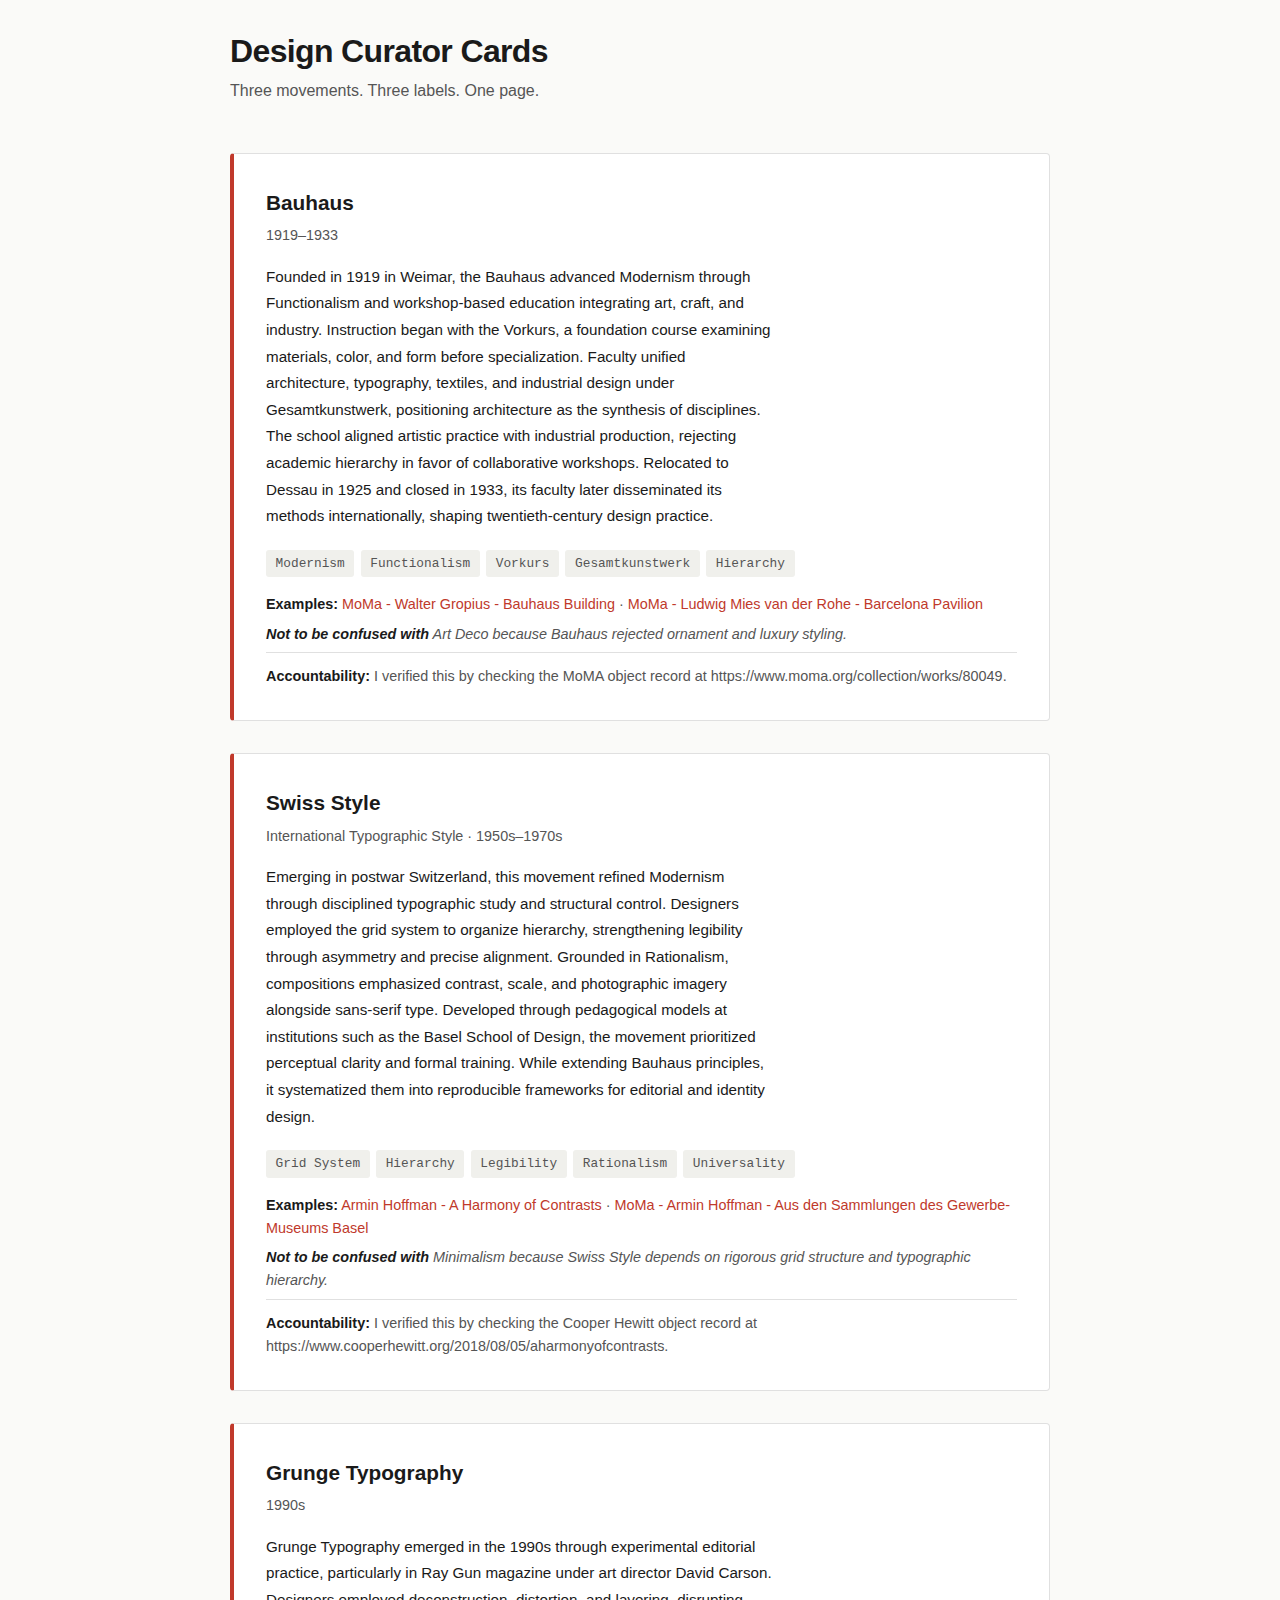
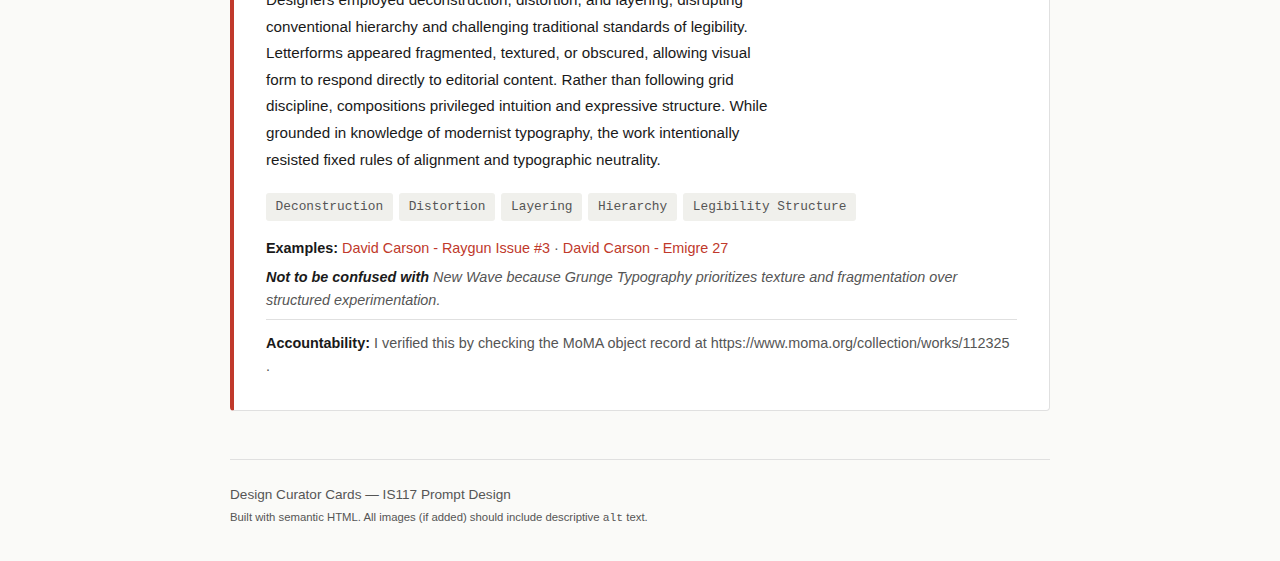
<file: docs/index.html>
<!DOCTYPE html>
<html lang="en">
<head>
  <meta charset="UTF-8">
  <meta name="viewport" content="width=device-width, initial-scale=1.0">
  <title>Design Curator Cards</title>
  <link rel="stylesheet" href="style.css">
</head>
<body>
  <div class="container">

    <!-- Header -->
    <header class="site-header">
      <h1>Design Curator Cards</h1>
      <p class="subtitle">Three movements. Three labels. One page.</p>
    </header>

    <!-- Card 1: Bauhaus -->
    <article class="curator-card">
      <h2>Bauhaus</h2>
      <p class="date-range">1919–1933</p>
      <div class="card-body">
        <p>Founded in 1919 in Weimar, the Bauhaus advanced Modernism through Functionalism and workshop-based education integrating art, craft, and industry. Instruction began with the Vorkurs, a foundation course examining materials, color, and form before specialization. Faculty unified architecture, typography, textiles, and industrial design under Gesamtkunstwerk, positioning architecture as the synthesis of disciplines. The school aligned artistic practice with industrial production, rejecting academic hierarchy in favor of collaborative workshops. Relocated to Dessau in 1925 and closed in 1933, its faculty later disseminated its methods internationally, shaping twentieth-century design practice.</p>
      </div>
      <div class="tags">
        <span class="tag">Modernism</span>
        <span class="tag">Functionalism</span>
        <span class="tag">Vorkurs</span>
        <span class="tag">Gesamtkunstwerk</span>
        <span class="tag">Hierarchy</span>
      </div>
      <p class="card-meta links">
        <strong>Examples:</strong>
        <a href="#https://www.moma.org/collection/works/80049">MoMa - Walter Gropius - Bauhaus Building</a> ·
        <a href="https://www.moma.org/collection/works/70099">MoMa - Ludwig Mies van der Rohe - Barcelona Pavilion</a>
      </p>
      <p class="card-meta confusion">
        <strong>Not to be confused with</strong> </strong>Art Deco because Bauhaus rejected ornament and luxury styling.
      </p>
      <p class="card-meta accountability">
        <strong>Accountability:</strong> I verified this by checking the MoMA object record at https://www.moma.org/collection/works/80049.
      </p>
    </article>

    <!-- Card 2: Swiss Style -->
    <article class="curator-card">
      <h2>Swiss Style</h2>
      <p class="date-range">International Typographic Style · 1950s–1970s</p>
      <div class="card-body">
        <p>Emerging in postwar Switzerland, this movement refined Modernism through disciplined typographic study and structural control. Designers employed the grid system to organize hierarchy, strengthening legibility through asymmetry and precise alignment. Grounded in Rationalism, compositions emphasized contrast, scale, and photographic imagery alongside sans-serif type. Developed through pedagogical models at institutions such as the Basel School of Design, the movement prioritized perceptual clarity and formal training. While extending Bauhaus principles, it systematized them into reproducible frameworks for editorial and identity design.</p>
      </div>
      <div class="tags">
        <span class="tag">Grid System</span>
        <span class="tag">Hierarchy</span>
        <span class="tag">Legibility</span>
        <span class="tag">Rationalism</span>
        <span class="tag">Universality</span>
      </div>
      <p class="card-meta links">
        <strong>Examples:</strong>
        <a href="https://www.cooperhewitt.org/2018/08/05/aharmonyofcontrasts/">Armin Hoffman - A Harmony of Contrasts</a> ·
        <a href="https://www.moma.org/collection/works/8777">MoMa - Armin Hoffman - Aus den Sammlungen des Gewerbe-Museums Basel </a>
      </p>
      <p class="card-meta confusion">
        <strong>Not to be confused with</strong> Minimalism because Swiss Style depends on rigorous grid structure and typographic hierarchy.
      </p>
      <p class="card-meta accountability">
        <strong>Accountability:</strong> I verified this by checking the Cooper Hewitt object record at https://www.cooperhewitt.org/2018/08/05/aharmonyofcontrasts.
      </p>
    </article>

    <!-- Card 3: Reaction (choose New Wave OR Grunge) -->
    <article class="curator-card">
      <h2>Grunge Typography</h2>
      <p class="date-range">1990s</p>
      <div class="card-body">
        <p>Grunge Typography emerged in the 1990s through experimental editorial practice, particularly in Ray Gun magazine under art director David Carson. Designers employed deconstruction, distortion, and layering, disrupting conventional hierarchy and challenging traditional standards of legibility. Letterforms appeared fragmented, textured, or obscured, allowing visual form to respond directly to editorial content. Rather than following grid discipline, compositions privileged intuition and expressive structure. While grounded in knowledge of modernist typography, the work intentionally resisted fixed rules of alignment and typographic neutrality.</p>
      </div>
      <div class="tags">
        <span class="tag">Deconstruction</span>
        <span class="tag">Distortion</span>
        <span class="tag">Layering</span>
        <span class="tag">Hierarchy</span>
        <span class="tag">Legibility Structure</span>
      </div>
      <p class="card-meta links">
        <strong>Examples:</strong>
        <a href="https://peoplesgdarchive.org/item/17298/ray-gun-andnbsp-issue-3?utm_source=chatgpt.com">David Carson - Raygun Issue #3</a> ·
        <a href="#">David Carson - Emigre 27</a>
      </p>
      <p class="card-meta confusion">
        <strong>Not to be confused with</strong> New Wave because Grunge Typography prioritizes texture and fragmentation over structured experimentation.
      </p>
      <p class="card-meta accountability">
        <strong>Accountability:</strong> I verified this by checking the MoMA object record at https://www.moma.org/collection/works/112325 .
      </p>
    </article>

    <!-- Footer -->
    <footer class="site-footer">
      <p>Design Curator Cards — IS117 Prompt Design</p>
      <p><small>Built with semantic HTML. All images (if added) should include descriptive <code>alt</code> text.</small></p>
    </footer>

  </div>
</body>
</html>
</file>
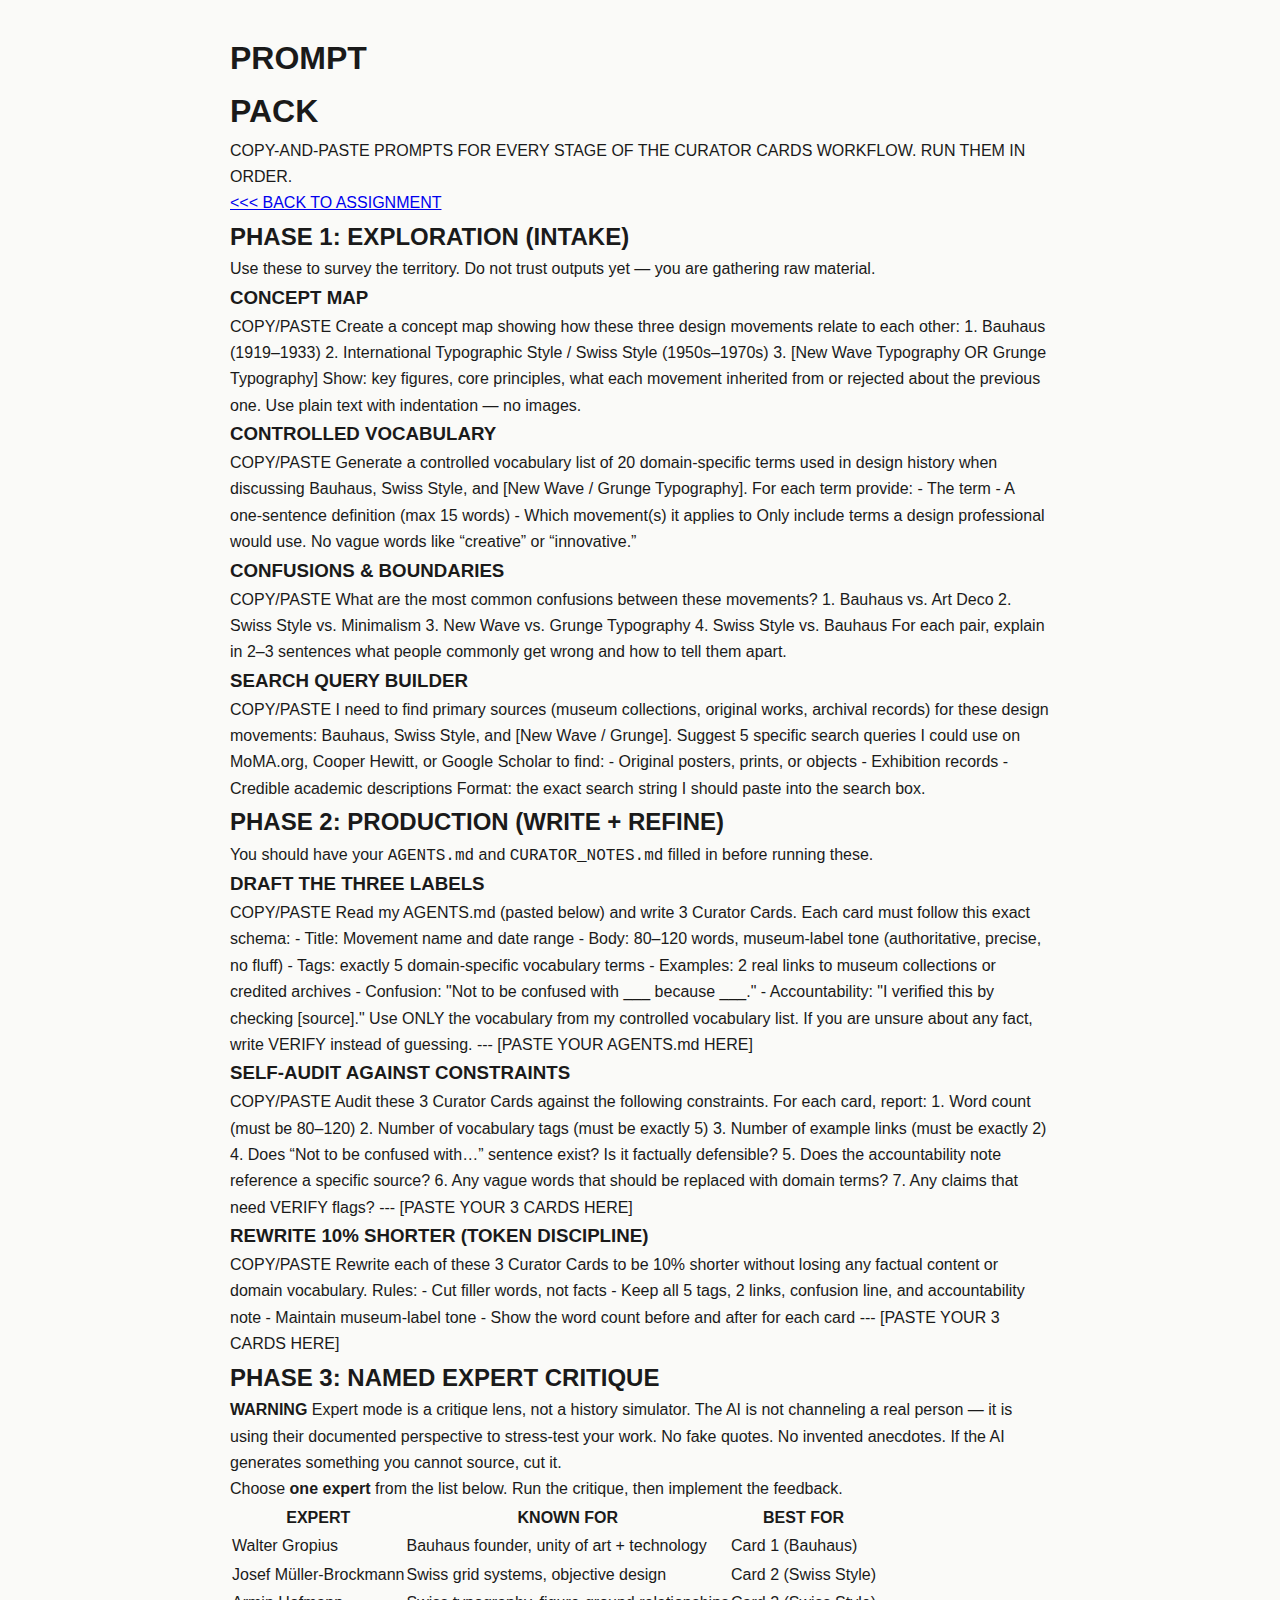
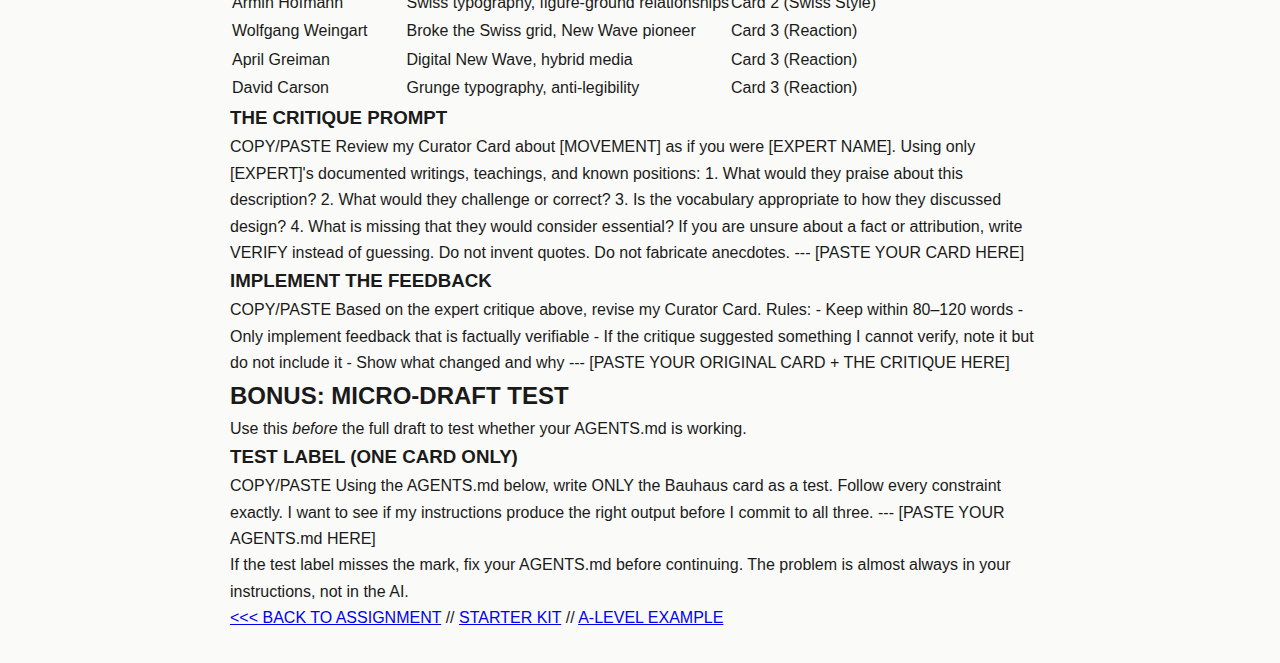
<file: docs/prompt-pack.html>
<!DOCTYPE html>
<html lang="en">
<head>
  <meta charset="UTF-8">
  <meta name="viewport" content="width=device-width, initial-scale=1.0">
  <title>PROMPT PACK &mdash; DESIGN CURATOR CARDS</title>
  <link rel="stylesheet" href="style.css">
</head>
<body>
  <div class="container">

    <h1>PROMPT<br>PACK</h1>
    <div class="subtitle">COPY-AND-PASTE PROMPTS FOR EVERY STAGE OF THE CURATOR CARDS WORKFLOW. RUN THEM IN ORDER.</div>

    <p><a href="index.html">&lt;&lt;&lt; BACK TO ASSIGNMENT</a></p>

    <!-- ============ PHASE 1: EXPLORATION ============ -->
    <h2>PHASE 1: EXPLORATION (INTAKE)</h2>
    <p>Use these to survey the territory. Do not trust outputs yet &mdash; you are gathering raw material.</p>

    <h3>CONCEPT MAP</h3>
    <div class="prompt-block">
      <span class="label">COPY/PASTE</span>
Create a concept map showing how these three design movements relate to each other:
1. Bauhaus (1919&ndash;1933)
2. International Typographic Style / Swiss Style (1950s&ndash;1970s)
3. [New Wave Typography OR Grunge Typography]

Show: key figures, core principles, what each movement inherited from or rejected about the previous one. Use plain text with indentation &mdash; no images.
    </div>

    <h3>CONTROLLED VOCABULARY</h3>
    <div class="prompt-block">
      <span class="label">COPY/PASTE</span>
Generate a controlled vocabulary list of 20 domain-specific terms used in design history when discussing Bauhaus, Swiss Style, and [New Wave / Grunge Typography].

For each term provide:
- The term
- A one-sentence definition (max 15 words)
- Which movement(s) it applies to

Only include terms a design professional would use. No vague words like &ldquo;creative&rdquo; or &ldquo;innovative.&rdquo;
    </div>

    <h3>CONFUSIONS &amp; BOUNDARIES</h3>
    <div class="prompt-block">
      <span class="label">COPY/PASTE</span>
What are the most common confusions between these movements?
1. Bauhaus vs. Art Deco
2. Swiss Style vs. Minimalism
3. New Wave vs. Grunge Typography
4. Swiss Style vs. Bauhaus

For each pair, explain in 2&ndash;3 sentences what people commonly get wrong and how to tell them apart.
    </div>

    <h3>SEARCH QUERY BUILDER</h3>
    <div class="prompt-block">
      <span class="label">COPY/PASTE</span>
I need to find primary sources (museum collections, original works, archival records) for these design movements: Bauhaus, Swiss Style, and [New Wave / Grunge].

Suggest 5 specific search queries I could use on MoMA.org, Cooper Hewitt, or Google Scholar to find:
- Original posters, prints, or objects
- Exhibition records
- Credible academic descriptions

Format: the exact search string I should paste into the search box.
    </div>

    <!-- ============ PHASE 2: PRODUCTION ============ -->
    <h2>PHASE 2: PRODUCTION (WRITE + REFINE)</h2>
    <p>You should have your <code>AGENTS.md</code> and <code>CURATOR_NOTES.md</code> filled in before running these.</p>

    <h3>DRAFT THE THREE LABELS</h3>
    <div class="prompt-block">
      <span class="label">COPY/PASTE</span>
Read my AGENTS.md (pasted below) and write 3 Curator Cards.

Each card must follow this exact schema:
- Title: Movement name and date range
- Body: 80&ndash;120 words, museum-label tone (authoritative, precise, no fluff)
- Tags: exactly 5 domain-specific vocabulary terms
- Examples: 2 real links to museum collections or credited archives
- Confusion: "Not to be confused with ___ because ___."
- Accountability: "I verified this by checking [source]."

Use ONLY the vocabulary from my controlled vocabulary list.
If you are unsure about any fact, write VERIFY instead of guessing.

---
[PASTE YOUR AGENTS.md HERE]
    </div>

    <h3>SELF-AUDIT AGAINST CONSTRAINTS</h3>
    <div class="prompt-block">
      <span class="label">COPY/PASTE</span>
Audit these 3 Curator Cards against the following constraints. For each card, report:

1. Word count (must be 80&ndash;120)
2. Number of vocabulary tags (must be exactly 5)
3. Number of example links (must be exactly 2)
4. Does &ldquo;Not to be confused with&hellip;&rdquo; sentence exist? Is it factually defensible?
5. Does the accountability note reference a specific source?
6. Any vague words that should be replaced with domain terms?
7. Any claims that need VERIFY flags?

---
[PASTE YOUR 3 CARDS HERE]
    </div>

    <h3>REWRITE 10% SHORTER (TOKEN DISCIPLINE)</h3>
    <div class="prompt-block">
      <span class="label">COPY/PASTE</span>
Rewrite each of these 3 Curator Cards to be 10% shorter without losing any factual content or domain vocabulary. 

Rules:
- Cut filler words, not facts
- Keep all 5 tags, 2 links, confusion line, and accountability note
- Maintain museum-label tone
- Show the word count before and after for each card

---
[PASTE YOUR 3 CARDS HERE]
    </div>

    <!-- ============ PHASE 3: EXPERT CRITIQUE ============ -->
    <h2>PHASE 3: NAMED EXPERT CRITIQUE</h2>

    <div class="warning">
      <strong>WARNING</strong> Expert mode is a critique lens, not a history simulator. The AI is not channeling a real person &mdash; it is using their documented perspective to stress-test your work. No fake quotes. No invented anecdotes. If the AI generates something you cannot source, cut it.
    </div>

    <p>Choose <strong>one expert</strong> from the list below. Run the critique, then implement the feedback.</p>

    <table>
      <thead>
        <tr>
          <th>EXPERT</th>
          <th>KNOWN FOR</th>
          <th>BEST FOR</th>
        </tr>
      </thead>
      <tbody>
        <tr>
          <td>Walter Gropius</td>
          <td>Bauhaus founder, unity of art + technology</td>
          <td>Card 1 (Bauhaus)</td>
        </tr>
        <tr>
          <td>Josef M&uuml;ller-Brockmann</td>
          <td>Swiss grid systems, objective design</td>
          <td>Card 2 (Swiss Style)</td>
        </tr>
        <tr>
          <td>Armin Hofmann</td>
          <td>Swiss typography, figure-ground relationships</td>
          <td>Card 2 (Swiss Style)</td>
        </tr>
        <tr>
          <td>Wolfgang Weingart</td>
          <td>Broke the Swiss grid, New Wave pioneer</td>
          <td>Card 3 (Reaction)</td>
        </tr>
        <tr>
          <td>April Greiman</td>
          <td>Digital New Wave, hybrid media</td>
          <td>Card 3 (Reaction)</td>
        </tr>
        <tr>
          <td>David Carson</td>
          <td>Grunge typography, anti-legibility</td>
          <td>Card 3 (Reaction)</td>
        </tr>
      </tbody>
    </table>

    <h3>THE CRITIQUE PROMPT</h3>
    <div class="prompt-block">
      <span class="label">COPY/PASTE</span>
Review my Curator Card about [MOVEMENT] as if you were [EXPERT NAME].

Using only [EXPERT]'s documented writings, teachings, and known positions:
1. What would they praise about this description?
2. What would they challenge or correct?
3. Is the vocabulary appropriate to how they discussed design?
4. What is missing that they would consider essential?

If you are unsure about a fact or attribution, write VERIFY instead of guessing.
Do not invent quotes. Do not fabricate anecdotes.

---
[PASTE YOUR CARD HERE]
    </div>

    <h3>IMPLEMENT THE FEEDBACK</h3>
    <div class="prompt-block">
      <span class="label">COPY/PASTE</span>
Based on the expert critique above, revise my Curator Card.

Rules:
- Keep within 80&ndash;120 words
- Only implement feedback that is factually verifiable
- If the critique suggested something I cannot verify, note it but do not include it
- Show what changed and why

---
[PASTE YOUR ORIGINAL CARD + THE CRITIQUE HERE]
    </div>

    <!-- ============ PHASE 4: MICRO-DRAFT ============ -->
    <h2>BONUS: MICRO-DRAFT TEST</h2>
    <p>Use this <em>before</em> the full draft to test whether your AGENTS.md is working.</p>

    <h3>TEST LABEL (ONE CARD ONLY)</h3>
    <div class="prompt-block">
      <span class="label">COPY/PASTE</span>
Using the AGENTS.md below, write ONLY the Bauhaus card as a test.
Follow every constraint exactly. I want to see if my instructions produce the right output before I commit to all three.

---
[PASTE YOUR AGENTS.md HERE]
    </div>

    <p>If the test label misses the mark, fix your AGENTS.md before continuing. The problem is almost always in your instructions, not in the AI.</p>

    <!-- FOOTER -->
    <div class="footer">
      <a href="index.html">&lt;&lt;&lt; BACK TO ASSIGNMENT</a> //
      <a href="https://github.com/kaw393939/design_prompt_engineer_lesson/tree/main/starter">STARTER KIT</a> //
      <a href="https://github.com/kaw393939/design_prompt_engineer_lesson/tree/main/example">A-LEVEL EXAMPLE</a>
    </div>

  </div>
</body>
</html>
</file>
<file: docs/style.css>
/* ============================================
   Design Curator Cards — Card Page
   Shared between /starter and /example
   Swiss-grid inspired, clean, mobile-friendly
   ============================================ */

:root {
  --color-bg: #fafaf8;
  --color-surface: #ffffff;
  --color-text: #1a1a1a;
  --color-text-secondary: #555;
  --color-accent: #c0392b;
  --color-border: #e0e0e0;
  --color-tag-bg: #f0f0ec;
  --font-body: "Helvetica Neue", Helvetica, Arial, sans-serif;
  --font-mono: "SF Mono", "Fira Code", Menlo, monospace;
  --max-width: 820px;
}

/* Reset */
*, *::before, *::after {
  box-sizing: border-box;
  margin: 0;
  padding: 0;
}

html {
  font-size: 16px;
  -webkit-font-smoothing: antialiased;
}

body {
  font-family: var(--font-body);
  color: var(--color-text);
  background: var(--color-bg);
  line-height: 1.65;
  padding: 2rem 1.5rem;
}

/* Layout */
.container {
  max-width: var(--max-width);
  margin: 0 auto;
}

/* Header */
.site-header {
  margin-bottom: 3rem;
}

.site-header h1 {
  font-size: 2rem;
  font-weight: 700;
  letter-spacing: -0.02em;
  line-height: 1.2;
  margin-bottom: 0.5rem;
}

.site-header .subtitle {
  font-size: 1rem;
  color: var(--color-text-secondary);
  font-weight: 400;
}

/* Curator Cards */
.curator-card {
  background: var(--color-surface);
  border: 1px solid var(--color-border);
  border-left: 4px solid var(--color-accent);
  border-radius: 4px;
  padding: 2rem;
  margin-bottom: 2rem;
}

.curator-card h2 {
  font-size: 1.3rem;
  font-weight: 600;
  margin-bottom: 0.25rem;
}

.curator-card .date-range {
  font-size: 0.9rem;
  color: var(--color-text-secondary);
  margin-bottom: 1rem;
}

.curator-card .card-body {
  font-size: 0.95rem;
  line-height: 1.75;
  margin-bottom: 1.25rem;
  max-width: 60ch;
}

/* Tags */
.tags {
  display: flex;
  flex-wrap: wrap;
  gap: 0.4rem;
  margin-bottom: 1rem;
}

.tag {
  background: var(--color-tag-bg);
  padding: 0.2rem 0.6rem;
  border-radius: 3px;
  font-size: 0.8rem;
  font-family: var(--font-mono);
  color: var(--color-text-secondary);
}

/* Meta sections */
.card-meta {
  font-size: 0.9rem;
  color: var(--color-text-secondary);
  margin-top: 0.5rem;
  line-height: 1.6;
}

.card-meta + .card-meta {
  margin-top: 0.4rem;
}

.card-meta strong {
  color: var(--color-text);
}

.card-meta a {
  color: var(--color-accent);
  text-decoration: none;
  border-bottom: 1px solid transparent;
  transition: border-color 0.2s;
}

.card-meta a:hover {
  border-bottom-color: var(--color-accent);
}

.confusion {
  font-style: italic;
}

.accountability {
  border-top: 1px solid var(--color-border);
  padding-top: 0.75rem;
  margin-top: 0.75rem;
}

/* Footer */
.site-footer {
  margin-top: 3rem;
  padding-top: 1.5rem;
  border-top: 1px solid var(--color-border);
  font-size: 0.85rem;
  color: var(--color-text-secondary);
}

.site-footer a {
  color: var(--color-accent);
  text-decoration: none;
}

/* Responsive */
@media (max-width: 640px) {
  body {
    padding: 1rem;
  }

  .site-header h1 {
    font-size: 1.6rem;
  }

  .curator-card {
    padding: 1.25rem;
  }
}
</file>
